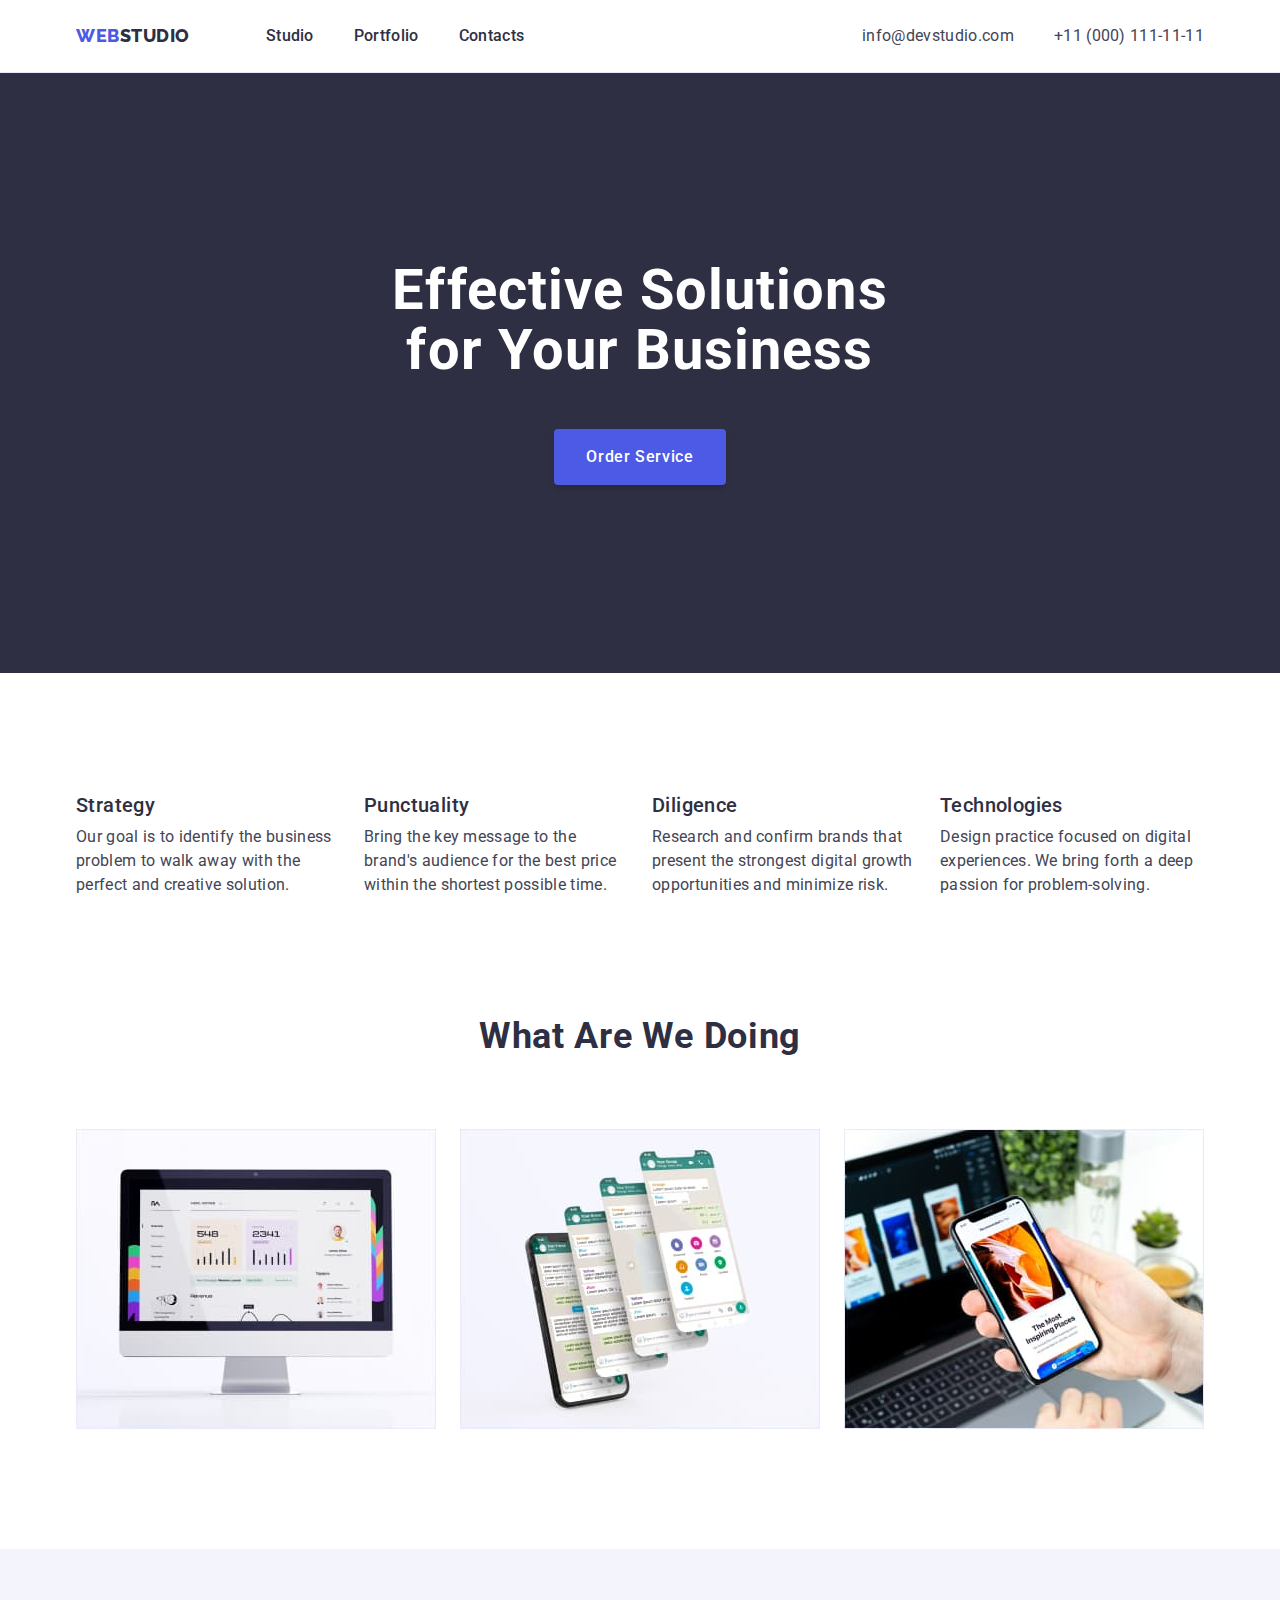
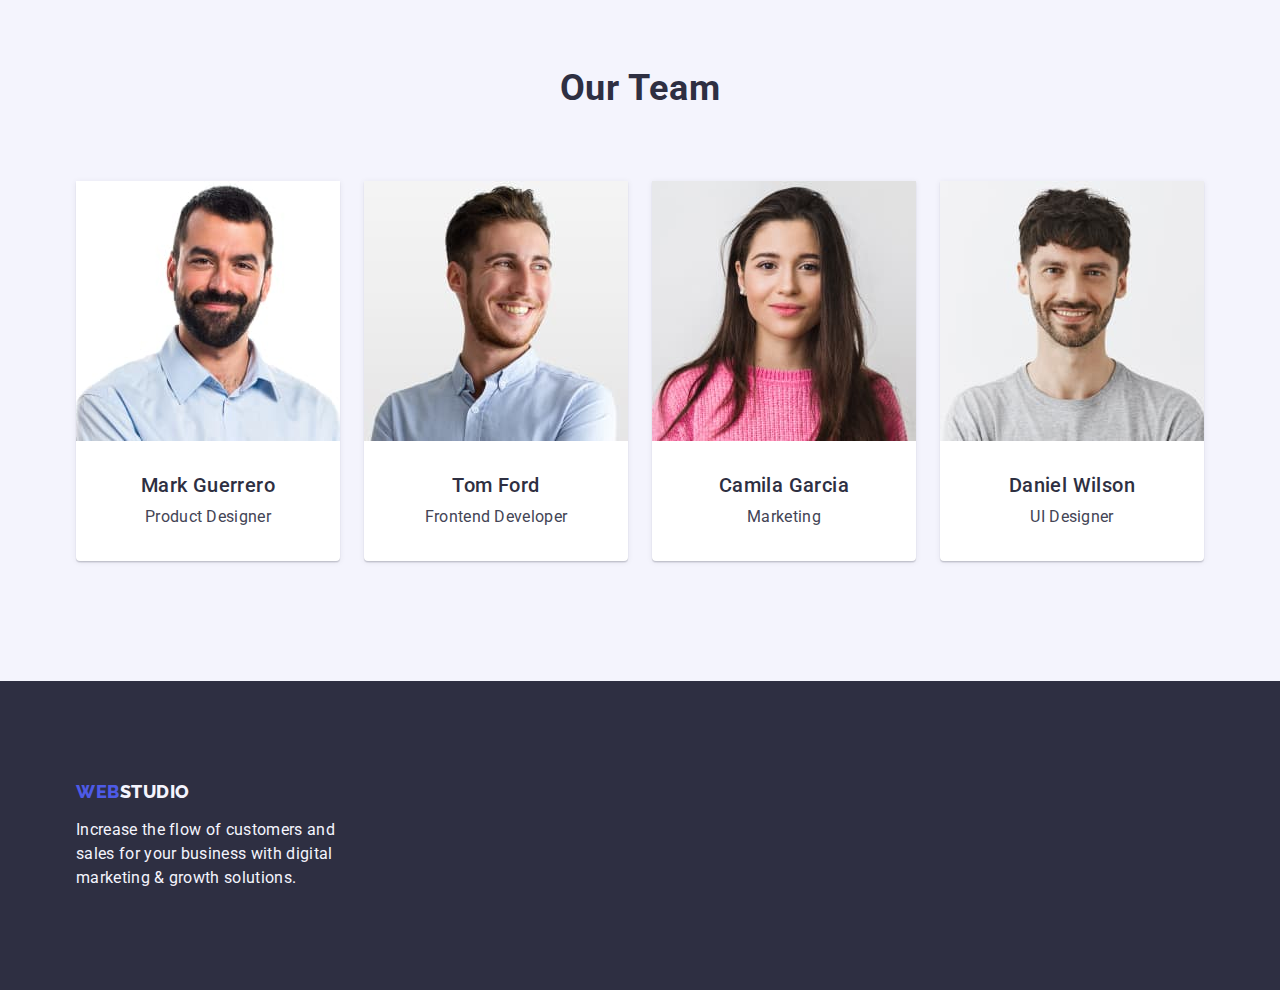
<file: index.html>
<!DOCTYPE html>
<html lang="en">

<head>
    <meta charset="UTF-8">
    <meta http-equiv="X-UA-Compatible" content="IE=edge">
    <meta name="viewport" content="width=device-width, initial-scale=1.0">
    <link rel="preconnect" href="https://fonts.googleapis.com">
    <link rel="preconnect" href="https://fonts.gstatic.com" crossorigin>
    <link
        href="https://fonts.googleapis.com/css2?family=Raleway:wght@800&family=Roboto:wght@400;500;700;900&display=swap"
        rel="stylesheet">
    <link rel="stylesheet" href="https://cdn.jsdelivr.net/npm/modern-normalize@2.0.0/modern-normalize.min.css">
    <link rel="stylesheet" href="./css/styles.css" />
    <title>WebStudio</title>
</head>

<body>
    <header class="header">
        <div class="container header-container">
            <nav class="header-nav">
                <a href="./index.html" class="link logo header-link-logo">Web<span class="header-logo">Studio</span></a>
                <ul class="list header-nav-list">
                    <li class="header-nav-list-item"><a class="link" href="./index.html">Studio</a></li>
                    <li class="header-nav-list-item"><a class="link" href="./portfolio.html">Portfolio</a></li>
                    <li class="header-nav-list-item"><a class="link" href="">Contacts</a></li>
                </ul>
            </nav>
            <address class="address">
                <ul class="list header-contacts-list">
                    <li class="header-contacts-list-item"><a class="link"
                            href="mailto:info@devstudio.com">info@devstudio.com</a></li>
                    <li class="header-contacts-list-item"><a class="link" href="tel:+110001111111">+11 (000)
                            111-11-11</a>
                    </li>
                </ul>
            </address>
        </div>
    </header>

    <main>
        <section class="hero">
            <div class="container hero-container">
                <h1 class="hero-title">Effective Solutions
                    for Your Business</h1>
                <button type="button" class="hero-order-btn">Order Service</button>
            </div>
        </section>

        <section class="section section-advantages">
            <div class="container">
                <h2 class="visually-hidden">Our advantages</h2>
                <ul class="list list-advantages">
                    <li class="list-advantages-item">
                        <h3 class="list-item-title">Strategy</h3>
                        <p class="list-item-text">Our goal is to identify the business
                            problem to walk away with the perfect and creative solution.</p>
                    </li>
                    <li class="list-advantages-item">
                        <h3 class="list-item-title">Punctuality</h3>
                        <p class="list-item-text">Bring the key message to the brand's audience for the best price
                            within
                            the shortest possible
                            time.</p>
                    </li>
                    <li class="list-advantages-item">
                        <h3 class="list-item-title">Diligence</h3>
                        <p class="list-item-text">Research and confirm brands that present the strongest digital growth
                            opportunities and minimize
                            risk.</p>
                    </li>
                    <li class="list-advantages-item">
                        <h3 class="list-item-title">Technologies</h3>
                        <p class="list-item-text">Design practice focused on digital experiences. We bring forth a deep
                            passion for
                            problem-solving.</p>
                    </li>
                </ul>
            </div>
        </section>

        <section class="section section-works">
            <div class="container">
                <h2 class="section-title">What are we doing</h2>
                <ul class="list list-works">
                    <li class="list-works-item"><img src="./images/img-1.jpg" alt="Desktop applications" width="360" />
                    </li>
                    <li class="list-works-item"><img src="./images/img-2.jpg" alt="Mobile applications" width="360" />
                    </li>
                    <li class="list-works-item"><img src="./images/img-3.jpg" alt="Design" width="360" /></li>
                </ul>
            </div>
        </section>

        <section class="section section-our-team">
            <div class="container">
                <h2 class="section-title">Our Team</h2>
                <ul class="list list-our-team">
                    <li class="list-item-our-team"><img src="./images/photo-1.jpg" alt="Mark Guerrero" width="264" />
                        <div class="card-wrapper">
                            <h3 class="list-item-title">Mark Guerrero</h3>
                            <p class="list-item-text">Product Designer</p>
                        </div>
                    </li>
                    <li class="list-item-our-team">
                        <img src="./images/photo-2.jpg" alt="Tom Ford" width="264" />
                        <div class="card-wrapper">
                            <h3 class="list-item-title">Tom Ford</h3>
                            <p class="list-item-text">Frontend Developer</p>
                        </div>
                    </li>
                    <li class="list-item-our-team">
                        <img src="./images/photo-3.jpg" alt="Camila Garcia" width="264" />
                        <div class="card-wrapper">
                            <h3 class="list-item-title">Camila Garcia</h3>
                            <p class="list-item-text">Marketing</p>
                        </div>
                    </li>
                    <li class="list-item-our-team">
                        <img src="./images/photo-4.jpg" alt="Daniel Wilson" width="264" />
                        <div class="card-wrapper">
                            <h3 class="list-item-title">Daniel Wilson</h3>
                            <p class="list-item-text">UI Designer</p>
                        </div>
                    </li>
                </ul>
            </div>
        </section>
    </main>

    <footer class="footer">
        <div class="container">
            <a href="./index.html" lang="en" class="link logo footer-link-logo">Web<span
                    class="footer-logo">Studio</span></a>
            <p class="footer-text">Increase the flow of customers and sales for your business with digital marketing &
                growth solutions.</p>
        </div>
    </footer>
</body>

</html>
</file>
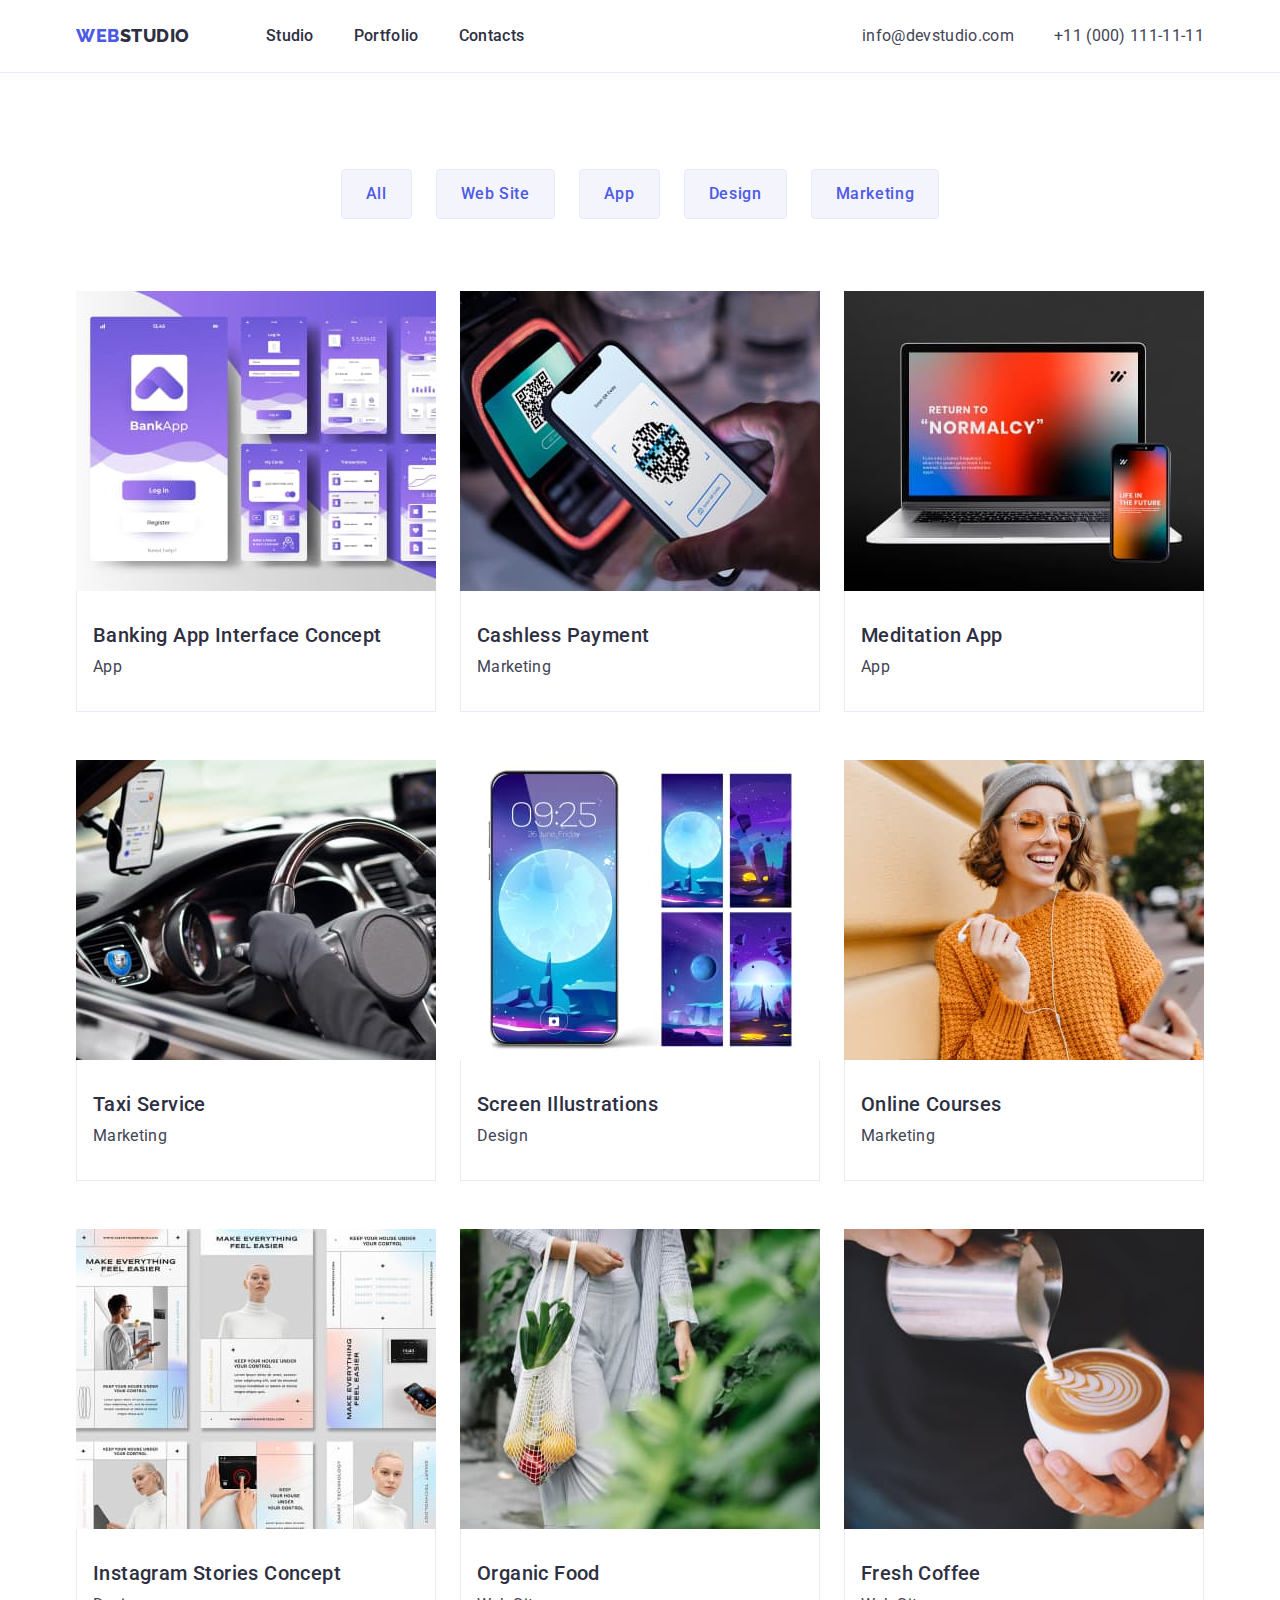
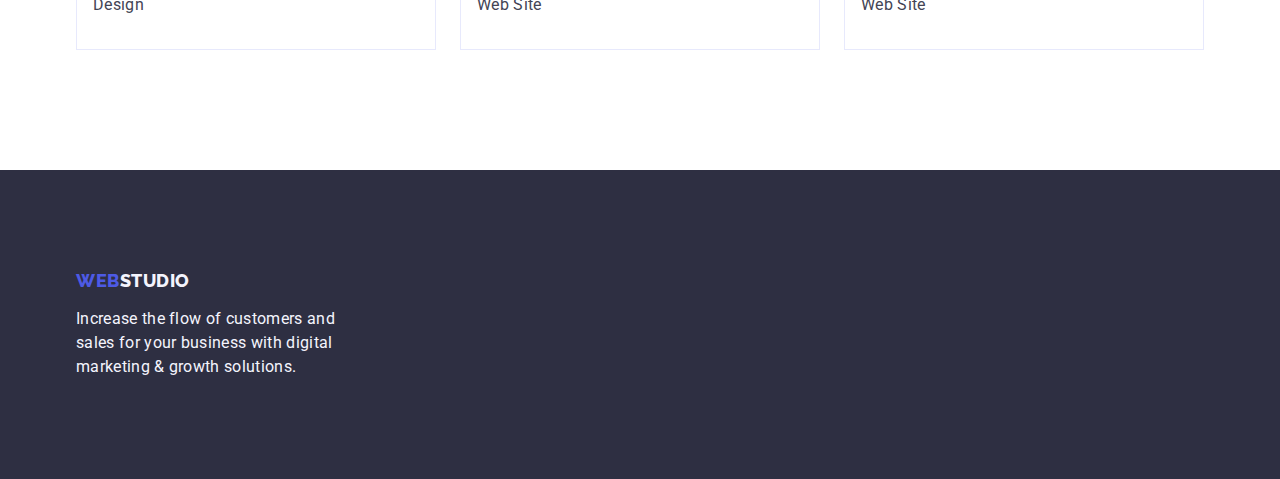
<file: portfolio.html>
<!DOCTYPE html>
<html lang="en">

<head>
    <meta charset="UTF-8">
    <meta http-equiv="X-UA-Compatible" content="IE=edge">
    <meta name="viewport" content="width=device-width, initial-scale=1.0">
    <link rel="preconnect" href="https://fonts.googleapis.com">
    <link rel="preconnect" href="https://fonts.gstatic.com" crossorigin>
    <link
        href="https://fonts.googleapis.com/css2?family=Raleway:wght@800&family=Roboto:wght@400;500;700;900&display=swap"
        rel="stylesheet">
    <link rel="stylesheet" href="https://cdn.jsdelivr.net/npm/modern-normalize@2.0.0/modern-normalize.min.css">
    <link rel="stylesheet" href="./css/styles.css" />
    <title>Portfolio</title>
</head>

<body>
    <header class="header">
        <div class="container header-container">
            <nav class="header-nav">
                <a href="./index.html" class="link logo header-link-logo">Web<span class="header-logo">Studio</span></a>
                <ul class="list header-nav-list">
                    <li class="header-nav-list-item"><a class="link" href="./index.html">Studio</a></li>
                    <li class="header-nav-list-item"><a class="link" href="./portfolio.html">Portfolio</a></li>
                    <li class="header-nav-list-item"><a class="link" href="">Contacts</a></li>
                </ul>
            </nav>
            <address class="address">
                <ul class="list header-contacts-list">
                    <li class="header-contacts-list-item"><a class="link"
                            href="mailto:info@devstudio.com">info@devstudio.com</a></li>
                    <li class="header-contacts-list-item"><a class="link" href="tel:+110001111111">+11 (000)
                            111-11-11</a>
                    </li>
                </ul>
            </address>
        </div>
    </header>

    <main>
        <section class="section-portfolio">
            <div class="container">
                <h1 class="visually-hidden">Portfolio</h1>
                <ul class="list portfolio-filter-list">
                    <li><button class="portfolio-filter-btn" type="button">All</button></li>
                    <li><button class="portfolio-filter-btn" type="button">Web Site</button></li>
                    <li><button class="portfolio-filter-btn" type="button">App</button></li>
                    <li><button class="portfolio-filter-btn" type="button">Design</button></li>
                    <li><button class="portfolio-filter-btn" type="button">Marketing</button></li>
                </ul>

                <ul class="list portfolio-list">
                    <li class="portfolio-list-item">
                        <a href="" class="link">
                            <img src="./images/portfolio-img-1.jpg" alt="Banking App Interface Concept" width="360" />
                            <div class="card-portfolio-wrapper">
                                <h2 class="portfolio-list-item-title">Banking App Interface Concept</h2>
                                <p class="portfolio-list-item-text">App</p>
                            </div>
                        </a>
                    </li>
                    <li class="portfolio-list-item">
                        <a href="" class="link">
                            <img src="./images/portfolio-img-2.jpg" alt="Cashless Payment" width="360" />
                            <div class="card-portfolio-wrapper">
                                <h2 class="portfolio-list-item-title">Cashless Payment</h2>
                                <p class="portfolio-list-item-text">Marketing</p>
                            </div>
                        </a>
                    </li>
                    <li class="portfolio-list-item">
                        <a href="" class="link">
                            <img src="./images/portfolio-img-3.jpg" alt="Meditation App" width="360" />
                            <div class="card-portfolio-wrapper">
                                <h2 class="portfolio-list-item-title">Meditation App</h2>
                                <p class="portfolio-list-item-text">App</p>
                            </div>
                        </a>
                    </li>
                    <li class="portfolio-list-item">
                        <a href="" class="link">
                            <img src="./images/portfolio-img-4.jpg" alt="Taxi Service" width="360" />
                            <div class="card-portfolio-wrapper">
                                <h2 class="portfolio-list-item-title">Taxi Service</h2>
                                <p class="portfolio-list-item-text">Marketing</p>
                            </div>
                        </a>
                    </li>
                    <li class="portfolio-list-item">
                        <a href="" class="link">
                            <img src="./images/portfolio-img-5.jpg" alt="Screen Illustrations" width="360" />
                            <div class="card-portfolio-wrapper">
                                <h2 class="portfolio-list-item-title">Screen Illustrations</h2>
                                <p class="portfolio-list-item-text">Design</p>
                            </div>
                        </a>
                    </li>
                    <li class="portfolio-list-item">
                        <a href="" class="link">
                            <img src="./images/portfolio-img-6.jpg" alt="Online Courses" width="360" />
                            <div class="card-portfolio-wrapper">
                                <h2 class="portfolio-list-item-title">Online Courses</h2>
                                <p class="portfolio-list-item-text">Marketing</p>
                            </div>
                        </a>
                    </li>
                    <li class="portfolio-list-item">
                        <a href="" class="link">
                            <img src="./images/portfolio-img-7.jpg" alt="Instagram Stories Concept" width="360" />
                            <div class="card-portfolio-wrapper">
                                <h2 class="portfolio-list-item-title">Instagram Stories Concept</h2>
                                <p class="portfolio-list-item-text">Design</p>
                            </div>
                        </a>
                    </li>
                    <li class="portfolio-list-item">
                        <a href="" class="link">
                            <img src="./images/portfolio-img-8.jpg" alt="Organic Food" width="360" />
                            <div class="card-portfolio-wrapper">
                                <h2 class="portfolio-list-item-title">Organic Food</h2>
                                <p class="portfolio-list-item-text">Web Site</p>
                            </div>
                        </a>
                    </li>
                    <li class="portfolio-list-item">
                        <a href="" class="link">
                            <img src="./images/portfolio-img-9.jpg" alt="Fresh Coffee" width="360" />
                            <div class="card-portfolio-wrapper">
                                <h2 class="portfolio-list-item-title">Fresh Coffee</h2>
                                <p class="portfolio-list-item-text">Web Site</p>
                            </div>
                        </a>
                    </li>
                </ul>
            </div>
        </section>
    </main>

    <footer class="footer">
        <div class="container">
            <a href="./index.html" lang="en" class="link logo footer-link-logo">Web<span
                    class="footer-logo">Studio</span></a>
            <p class="footer-text">Increase the flow of customers and sales for your business with digital marketing &
                growth solutions.</p>
        </div>
    </footer>
</body>

</html>
</file>
<file: css/styles.css>
:root {
    --primary-color: #2E2F42;
    --second-color: #434455;
    --third-color: #F4F4FD;
    --accent-color: #4D5AE5;
    --white-color: #FFFFFF;
    --hover-color: #404BBF;
    --background: #E7E9FC;
}


body {
    font-family: 'Roboto', sans-serif;
    color: var(--second-color);
    background-color: var(--white-color);
    line-height: 1.5;
    letter-spacing: 0.02em;
}

h1,
h2,
h3,
h4,
h5,
h6,
p {
    margin: 0;
}

img {
    display: block;
    max-width: 100%;
}

.link {
    text-decoration: none;
    color: var(--primary-color);

}

.list {
    list-style-type: none;
    padding-left: 0;
    margin: 0;
}

.container {
    max-width: 1158px;
    padding-left: 15px;
    padding-right: 15px;
    margin-left: auto;
    margin-right: auto;
}

.header {
    border-bottom: 1px solid var(--background);
}

.logo {
    font-family: 'Raleway', sans-serif;
    font-size: 18px;
    font-weight: 800;
    line-height: 1.17;
    letter-spacing: 0.54px;
    text-transform: uppercase;
    color: var(--accent-color);
}

.header-link-logo {
    margin-right: 76px;
}

.header-container {
    display: flex;
    justify-content: space-between;
    align-items: center;
    padding: 0 15px;
    width: 1158px;
}

.header-nav {
    display: flex;
    align-items: center;
}

.header-nav-list,
.header-contacts-list {
    display: flex;
    gap: 40px;
    padding: 24px 0;
}

.header-logo {
    color: var(--primary-color);
}

.header-nav-list .link {
    color: var(--primary-color);
    font-weight: 500;
    line-height: 1.5;
    letter-spacing: 0.02em;
    padding: 24px 0;
}

.header-nav-list .link:hover,
.header-nav-list .link:focus {
    color: var(--hover-color);
    text-decoration: underline;
}

.header-contacts-list .link {
    color: var(--second-color);
}

.header-contacts-list .link:hover,
.header-contacts-list .link:focus {
    color: var(--hover-color);
}

.address {
    font-style: normal;
}

.section {
    padding-bottom: 120px;
}


.hero {
    background-color: var(--primary-color);
    padding: 188px 0px;
}

.hero-container {

    display: flex;
    flex-direction: column;
    gap: 48px;
}

.hero-title {
    color: var(--white-color);
    font-size: 56px;
    line-height: 1.07;
    letter-spacing: 1.12px;
    text-align: center;
    max-width: 496px;
    margin: 0 auto;
}

.hero-order-btn {
    background: var(--accent-color);
    color: var(--white-color);
    border: none;
    cursor: pointer;
    font-weight: 500;
    line-height: 1.5;
    letter-spacing: 0.04em;
    align-self: center;
    padding: 16px 32px;
    border-radius: 4px;
    box-shadow: 0px 4px 4px 0px rgba(0, 0, 0, 0.15);
    min-width: 169px;
}

.hero-order-btn:hover,
.hero-order-btn:focus {
    background-color: var(--hover-color);
}

.section-advantages {
    padding-top: 120px;
}

.visually-hidden {
    position: absolute;
    width: 1px;
    height: 1px;
    margin: -1px;
    border: 0;
    padding: 0;
    white-space: nowrap;
    clip-path: inset(100%);
    clip: rect(0 0 0 0);
    overflow: hidden;
}

.section-title {
    line-height: 1.11;
    font-size: 36px;
    font-weight: 700;
    letter-spacing: 0.72px;
    text-align: center;
    text-transform: capitalize;
    color: var(--primary-color);
    margin-bottom: 72px;
}

.list-advantages {
    display: flex;

    justify-content: center;
    gap: 24px;
}

.list-advantages-item {
    flex-basis: calc((100% - 72px) / 4);
}

.list-item-title {
    font-size: 20px;
    font-weight: 500;
    line-height: 1.2;
    letter-spacing: 0.4px;
    color: var(--primary-color);
    margin-bottom: 8px;
}


.list-works {
    display: flex;
    gap: 24px;
    flex-wrap: wrap;
    justify-content: center;
}

.list-works-item {
    flex-basis: calc((100% - 3 * 16px) / 3);
}

.section-our-team {
    padding-top: 120px;
}

.list-our-team {
    display: flex;
    justify-content: center;
    gap: 24px;
    flex-wrap: wrap;
}

.list-item-our-team {
    flex-basis: calc((100% - 72px) / 4);
    border-radius: 0px 0px 4px 4px;
    box-shadow: 0px 2px 1px 0px rgba(46, 47, 66, 0.08), 0px 1px 1px 0px rgba(46, 47, 66, 0.16), 0px 1px 6px 0px rgba(46, 47, 66, 0.08);
}

.card-wrapper {
    padding: 32px 0;
}




.list-item-text {
    color: var(--second-color);
}

.section-our-team {
    background-color: var(--third-color);
    text-align: center;
}

.list-item-our-team {
    background-color: var(--white-color);
}

.footer {
    background-color: var(--primary-color);
    padding: 100px 0;
}

.footer-link-logo {
    margin-bottom: 16px;
    display: inline-block;
}

.footer-logo {
    color: var(--third-color)
}

.footer-text {
    color: var(--third-color);
    width: 264px;
}

.section-portfolio {
    padding: 96px 0 120px 0;
}

.portfolio-filter-list {
    display: flex;
    justify-content: center;
    gap: 24px;
    margin-bottom: 72px;
}

.portfolio-filter-btn {
    font-family: 'Roboto', sans-serif;
    color: var(--accent-color);
    background-color: var(--third-color);
    font-weight: 500;
    letter-spacing: 0.04em;
    line-height: 1.5;
    border: none;
    cursor: pointer;
    padding: 12px 24px;
    border-radius: 4px;
    border: 1px solid var(--background);
}

.portfolio-filter-btn:hover,
.portfolio-filter-btn:focus,
.portfolio-filter-btn:active {
    color: var(--white-color);
    background-color: var(--hover-color);
    border: 1px solid transparent;
}


.portfolio-list {
    display: flex;
    flex-wrap: wrap;
    justify-content: center;
    column-gap: 24px;
    row-gap: 48px;
}

.portfolio-list-item {
    flex-basis: calc((100% - 48px) / 3);

}

.card-portfolio-wrapper {
    padding: 32px 16px;
    border: 1px solid var(--background);
    border-top: none;
}

.portfolio-list-item-title {
    margin-bottom: 8px;
}

.portfolio-list-item-title {
    color: var(--primary-color);
    font-size: 20px;
    font-weight: 500;
    line-height: 1.2;
    letter-spacing: 0.4px;
}

.portfolio-list-item-text {
    color: var(--second-color);
}
</file>
